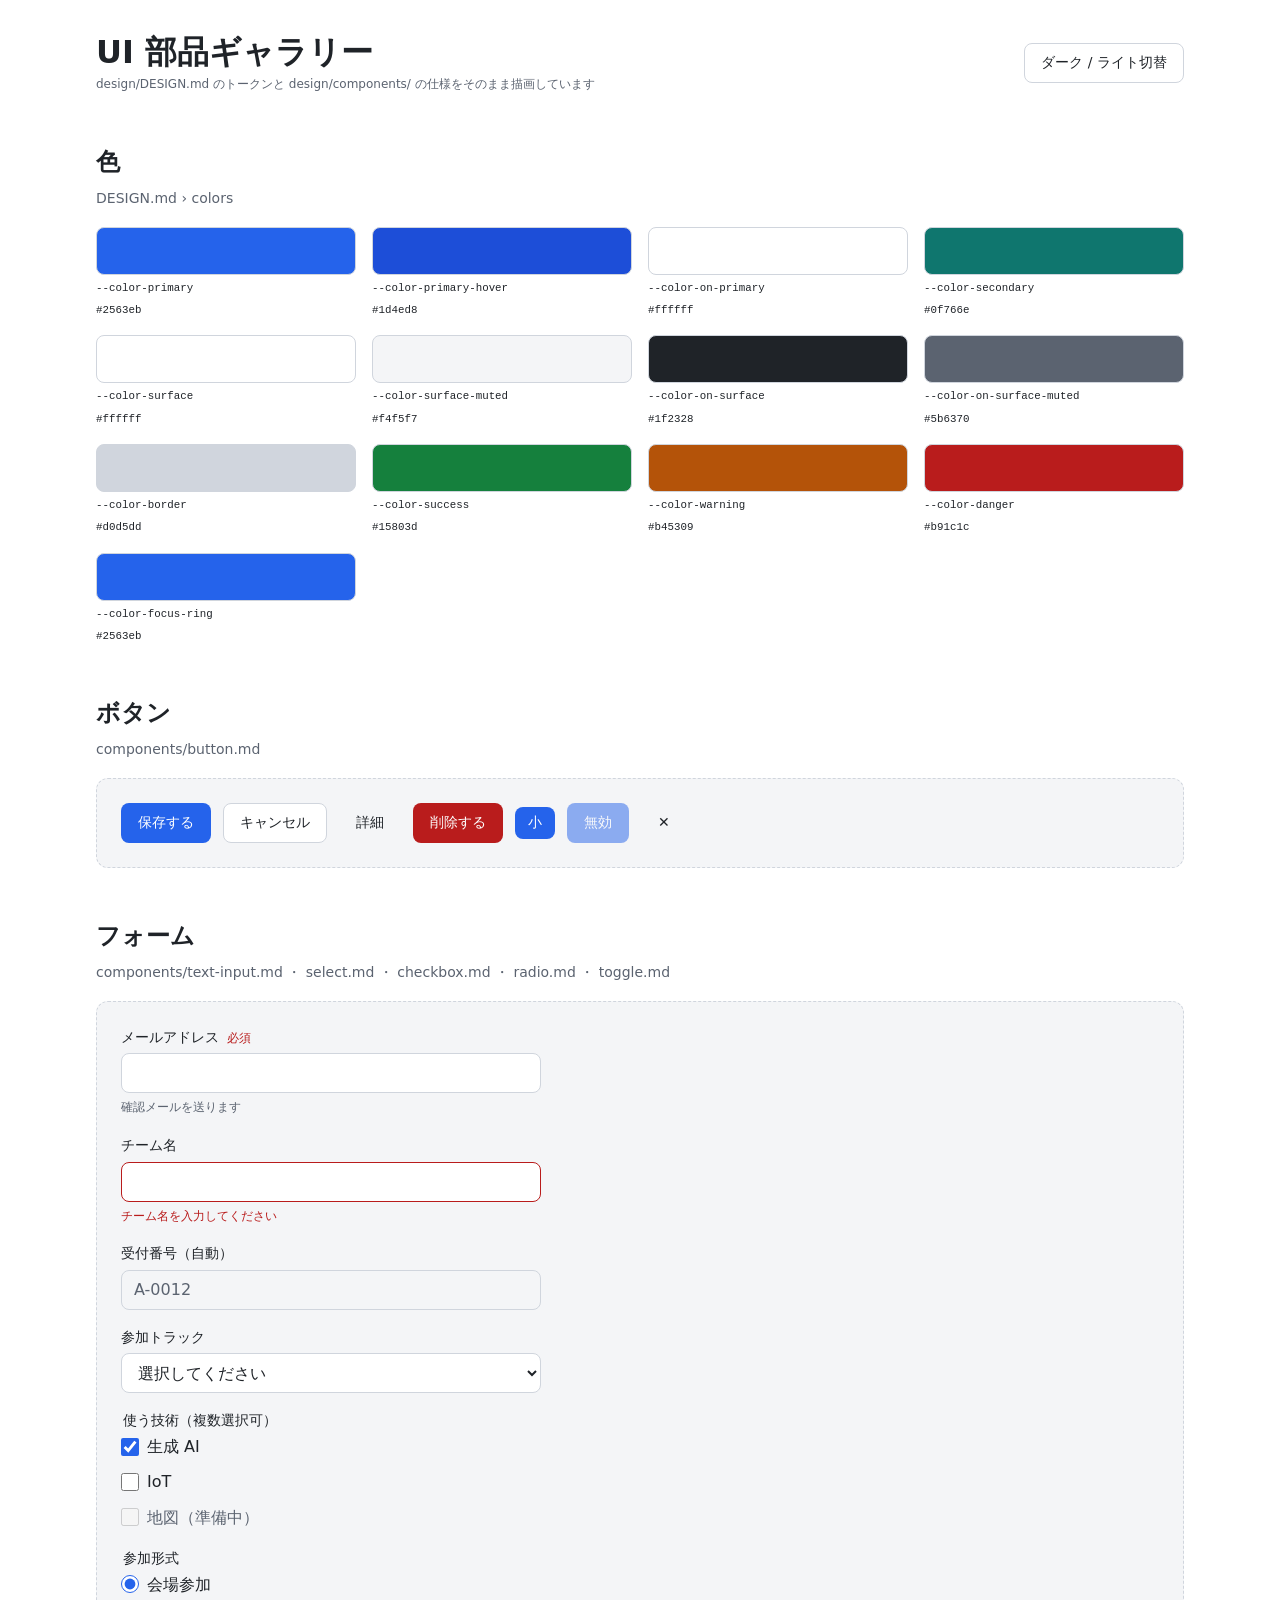
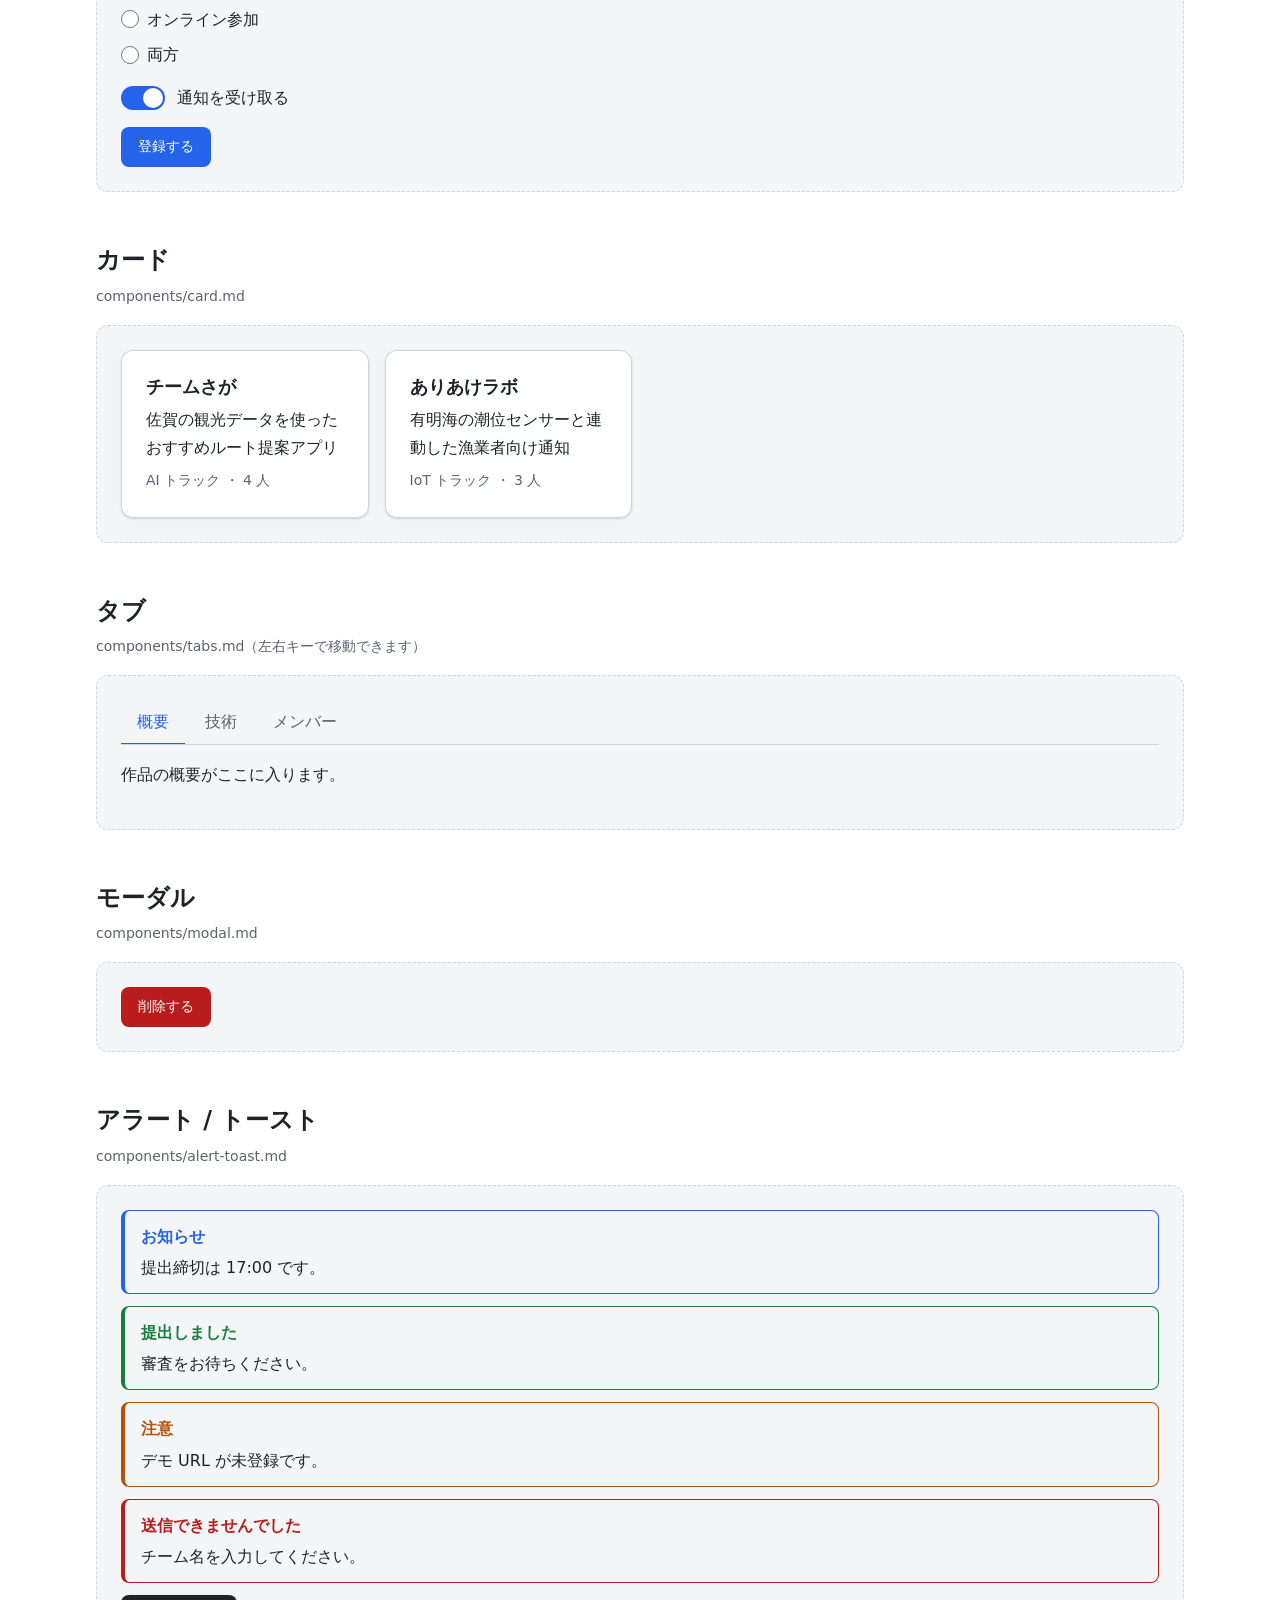
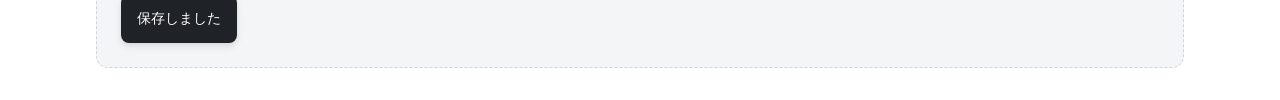
<file: design/gallery/index.html>
<!doctype html>
<html lang="ja">
<head>
  <meta charset="utf-8">
  <meta name="viewport" content="width=device-width, initial-scale=1">
  <title>UI 部品ギャラリー</title>
  <link rel="stylesheet" href="../tokens.css">
  <link rel="stylesheet" href="../components.css">
  <style>
    .page { max-width: 1120px; margin: 0 auto; padding: var(--space-6) var(--space-4); }
    header { display: flex; justify-content: space-between; align-items: center; gap: var(--space-4); flex-wrap: wrap; }
    h1 { font-size: var(--font-size-2xl); line-height: var(--line-height-heading); margin: 0; }
    section { margin-top: var(--space-7); }
    section > h2 { font-size: var(--font-size-xl); margin: 0 0 var(--space-1); }
    section > p.src { margin: 0 0 var(--space-4); font-size: var(--font-size-sm); color: var(--color-on-surface-muted); }
    .demo { padding: var(--space-5); border: 1px dashed var(--color-border); border-radius: var(--radius-lg); background: var(--color-surface-muted); }
    .row { display: flex; flex-wrap: wrap; gap: var(--space-3); align-items: center; }
    .grid { display: grid; gap: var(--space-4); grid-template-columns: repeat(auto-fill, minmax(240px, 1fr)); }
    .swatch { display: grid; gap: var(--space-1); font-size: var(--font-size-xs); }
    .swatch span { display: block; height: 48px; border-radius: var(--radius-md); border: 1px solid var(--color-border); }
    .form { max-width: 420px; }
    code { font-family: var(--font-family-mono); font-size: 0.9em; }
  </style>
</head>
<body>
<div class="page">
  <header>
    <div>
      <h1>UI 部品ギャラリー</h1>
      <p class="field-hint">design/DESIGN.md のトークンと design/components/ の仕様をそのまま描画しています</p>
    </div>
    <button type="button" class="btn btn-secondary" id="theme">ダーク / ライト切替</button>
  </header>

  <section>
    <h2>色</h2>
    <p class="src">DESIGN.md › colors</p>
    <div class="grid" id="swatches"></div>
  </section>

  <section>
    <h2>ボタン</h2>
    <p class="src">components/button.md</p>
    <div class="demo row">
      <button type="button" class="btn btn-primary">保存する</button>
      <button type="button" class="btn btn-secondary">キャンセル</button>
      <button type="button" class="btn btn-ghost">詳細</button>
      <button type="button" class="btn btn-danger">削除する</button>
      <button type="button" class="btn btn-primary btn-sm">小</button>
      <button type="button" class="btn btn-primary" disabled>無効</button>
      <button type="button" class="btn btn-ghost" aria-label="閉じる">✕</button>
    </div>
  </section>

  <section>
    <h2>フォーム</h2>
    <p class="src">components/text-input.md ・ select.md ・ checkbox.md ・ radio.md ・ toggle.md</p>
    <div class="demo">
      <form class="form" onsubmit="event.preventDefault()">
        <div class="field">
          <label for="email" class="field-label">メールアドレス <span class="required">必須</span></label>
          <input id="email" type="email" class="input" autocomplete="email" required aria-describedby="email-hint">
          <p id="email-hint" class="field-hint">確認メールを送ります</p>
        </div>
        <div class="field">
          <label for="team" class="field-label">チーム名</label>
          <input id="team" class="input" aria-invalid="true" aria-describedby="team-error">
          <p id="team-error" class="field-error">チーム名を入力してください</p>
        </div>
        <div class="field">
          <label for="disabled-input" class="field-label">受付番号（自動）</label>
          <input id="disabled-input" class="input" value="A-0012" disabled>
        </div>
        <div class="field">
          <label for="track" class="field-label">参加トラック</label>
          <select id="track" class="input" required>
            <option value="" disabled selected>選択してください</option>
            <option>AI</option><option>IoT</option><option>Web</option>
          </select>
        </div>
        <fieldset class="fieldset">
          <legend class="field-label">使う技術（複数選択可）</legend>
          <label class="check"><input type="checkbox" name="tech" checked> 生成 AI</label>
          <label class="check"><input type="checkbox" name="tech"> IoT</label>
          <label class="check"><input type="checkbox" name="tech" disabled> 地図（準備中）</label>
        </fieldset>
        <fieldset class="fieldset">
          <legend class="field-label">参加形式</legend>
          <label class="check"><input type="radio" name="style" checked> 会場参加</label>
          <label class="check"><input type="radio" name="style"> オンライン参加</label>
          <label class="check"><input type="radio" name="style"> 両方</label>
        </fieldset>
        <div class="row" style="margin-bottom: var(--space-4)">
          <button type="button" class="switch" role="switch" aria-checked="true" id="notify"><span class="switch-thumb"></span></button>
          <label for="notify">通知を受け取る</label>
        </div>
        <button type="submit" class="btn btn-primary">登録する</button>
      </form>
    </div>
  </section>

  <section>
    <h2>カード</h2>
    <p class="src">components/card.md</p>
    <div class="demo grid">
      <article class="card">
        <h3 class="card-title"><a href="#">チームさが</a></h3>
        <p class="card-body">佐賀の観光データを使ったおすすめルート提案アプリ</p>
        <p class="card-meta">AI トラック ・ 4 人</p>
      </article>
      <article class="card">
        <h3 class="card-title"><a href="#">ありあけラボ</a></h3>
        <p class="card-body">有明海の潮位センサーと連動した漁業者向け通知</p>
        <p class="card-meta">IoT トラック ・ 3 人</p>
      </article>
    </div>
  </section>

  <section>
    <h2>タブ</h2>
    <p class="src">components/tabs.md（左右キーで移動できます）</p>
    <div class="demo">
      <div role="tablist" aria-label="作品情報" class="tabs">
        <button role="tab" id="tab-1" aria-selected="true" aria-controls="panel-1" tabindex="0">概要</button>
        <button role="tab" id="tab-2" aria-selected="false" aria-controls="panel-2" tabindex="-1">技術</button>
        <button role="tab" id="tab-3" aria-selected="false" aria-controls="panel-3" tabindex="-1">メンバー</button>
      </div>
      <div role="tabpanel" id="panel-1" aria-labelledby="tab-1">作品の概要がここに入ります。</div>
      <div role="tabpanel" id="panel-2" aria-labelledby="tab-2" hidden>使った技術: Next.js / Vercel AI SDK</div>
      <div role="tabpanel" id="panel-3" aria-labelledby="tab-3" hidden>メンバー 4 人</div>
    </div>
  </section>

  <section>
    <h2>モーダル</h2>
    <p class="src">components/modal.md</p>
    <div class="demo row">
      <button type="button" class="btn btn-danger" id="open-modal">削除する</button>
    </div>
    <dialog id="confirm" class="modal" aria-labelledby="confirm-title">
      <form method="dialog">
        <h2 id="confirm-title" class="modal-title">作品を削除しますか？</h2>
        <p>この操作は取り消せません。</p>
        <div class="modal-actions">
          <button value="cancel" class="btn btn-secondary" autofocus>キャンセル</button>
          <button value="ok" class="btn btn-danger">削除する</button>
        </div>
      </form>
    </dialog>
  </section>

  <section>
    <h2>アラート / トースト</h2>
    <p class="src">components/alert-toast.md</p>
    <div class="demo" style="display:grid; gap: var(--space-3)">
      <div class="alert alert-info" role="status"><strong>お知らせ</strong><p>提出締切は 17:00 です。</p></div>
      <div class="alert alert-success" role="status"><strong>提出しました</strong><p>審査をお待ちください。</p></div>
      <div class="alert alert-warning" role="status"><strong>注意</strong><p>デモ URL が未登録です。</p></div>
      <div class="alert alert-danger" role="alert"><strong>送信できませんでした</strong><p>チーム名を入力してください。</p></div>
      <div><div class="toast" role="status">保存しました</div></div>
    </div>
  </section>
</div>

<script>
  // テーマ切替（OS 設定より優先）
  document.getElementById("theme").addEventListener("click", () => {
    const root = document.documentElement;
    const isDark = root.dataset.theme
      ? root.dataset.theme === "dark"
      : matchMedia("(prefers-color-scheme: dark)").matches;
    root.dataset.theme = isDark ? "light" : "dark";
    renderSwatches();
  });

  // 色見本（tokens.css の値を読む）
  const colorTokens = ["primary", "primary-hover", "on-primary", "secondary", "surface", "surface-muted",
    "on-surface", "on-surface-muted", "border", "success", "warning", "danger", "focus-ring"];
  function renderSwatches() {
    const css = getComputedStyle(document.documentElement);
    document.getElementById("swatches").innerHTML = colorTokens.map((t) => {
      const v = css.getPropertyValue(`--color-${t}`).trim();
      return `<div class="swatch"><span style="background:${v}"></span><code>--color-${t}</code><code>${v}</code></div>`;
    }).join("");
  }
  renderSwatches();

  // スイッチ
  document.querySelectorAll('[role="switch"]').forEach((el) =>
    el.addEventListener("click", () =>
      el.setAttribute("aria-checked", String(el.getAttribute("aria-checked") !== "true"))));

  // タブ（WAI-ARIA Tabs パターン）
  const tabs = [...document.querySelectorAll('[role="tab"]')];
  function select(tab) {
    tabs.forEach((t) => {
      const on = t === tab;
      t.setAttribute("aria-selected", on);
      t.tabIndex = on ? 0 : -1;
      document.getElementById(t.getAttribute("aria-controls")).hidden = !on;
    });
    tab.focus();
  }
  tabs.forEach((t, i) => {
    t.addEventListener("click", () => select(t));
    t.addEventListener("keydown", (e) => {
      if (e.key === "ArrowRight") select(tabs[(i + 1) % tabs.length]);
      if (e.key === "ArrowLeft") select(tabs[(i - 1 + tabs.length) % tabs.length]);
    });
  });

  // モーダル
  document.getElementById("open-modal").addEventListener("click", () =>
    document.getElementById("confirm").showModal());
</script>
</body>
</html>
</file>
<file: design/tokens.css>
/*
 * design/DESIGN.md のトークンを CSS 変数にしたもの。
 * DESIGN.md を変えたらここも合わせて更新する。
 * 使い方: <link rel="stylesheet" href="design/tokens.css"> / import "./design/tokens.css";
 */
:root {
  /* colors */
  --color-primary: #2563eb;
  --color-primary-hover: #1d4ed8;
  --color-on-primary: #ffffff;
  --color-secondary: #0f766e;
  --color-surface: #ffffff;
  --color-surface-muted: #f4f5f7;
  --color-on-surface: #1f2328;
  --color-on-surface-muted: #5b6370;
  --color-border: #d0d5dd;
  --color-success: #15803d;
  --color-warning: #b45309;
  --color-danger: #b91c1c;
  --color-focus-ring: #2563eb;

  /* typography */
  --font-family: "Noto Sans JP", system-ui, -apple-system, "Hiragino Sans", sans-serif;
  --font-family-mono: "JetBrains Mono", ui-monospace, monospace;
  --font-size-xs: 12px;
  --font-size-sm: 14px;
  --font-size-md: 16px;
  --font-size-lg: 18px;
  --font-size-xl: 24px;
  --font-size-2xl: 32px;
  --line-height-body: 1.7;
  --line-height-heading: 1.3;
  --font-weight-regular: 400;
  --font-weight-medium: 500;
  --font-weight-bold: 700;

  /* spacing (4px 刻み) */
  --space-0: 0;
  --space-1: 4px;
  --space-2: 8px;
  --space-3: 12px;
  --space-4: 16px;
  --space-5: 24px;
  --space-6: 32px;
  --space-7: 48px;
  --space-8: 64px;

  /* radius */
  --radius-sm: 4px;
  --radius-md: 8px;
  --radius-lg: 12px;
  --radius-full: 9999px;

  /* elevation */
  --elevation-1: 0 1px 2px rgba(16, 24, 40, 0.06), 0 1px 3px rgba(16, 24, 40, 0.1);
  --elevation-2: 0 4px 8px rgba(16, 24, 40, 0.08), 0 2px 4px rgba(16, 24, 40, 0.06);
  --elevation-3: 0 12px 24px rgba(16, 24, 40, 0.12);

  /* motion */
  --duration-fast: 120ms;
  --duration-base: 200ms;
  --easing: cubic-bezier(0.2, 0, 0, 1);

  color-scheme: light dark;
}

/* ダークモード（OS 設定に追従。data-theme="light" で明示的に解除できる） */
@media (prefers-color-scheme: dark) {
  :root:not([data-theme="light"]) {
    --color-primary: #60a5fa;
    --color-primary-hover: #93c5fd;
    --color-on-primary: #0b1220;
    --color-secondary: #2dd4bf;
    --color-surface: #16181d;
    --color-surface-muted: #22252c;
    --color-on-surface: #e6e8eb;
    --color-on-surface-muted: #a0a7b2;
    --color-border: #3a3f48;
    --color-success: #4ade80;
    --color-warning: #fbbf24;
    --color-danger: #f87171;
    --color-focus-ring: #93c5fd;
  }
}
:root[data-theme="dark"] {
  --color-primary: #60a5fa;
  --color-primary-hover: #93c5fd;
  --color-on-primary: #0b1220;
  --color-secondary: #2dd4bf;
  --color-surface: #16181d;
  --color-surface-muted: #22252c;
  --color-on-surface: #e6e8eb;
  --color-on-surface-muted: #a0a7b2;
  --color-border: #3a3f48;
  --color-success: #4ade80;
  --color-warning: #fbbf24;
  --color-danger: #f87171;
  --color-focus-ring: #93c5fd;
}

@media (prefers-reduced-motion: reduce) {
  :root {
    --duration-fast: 0ms;
    --duration-base: 0ms;
  }
}
</file>
<file: design/components.css>
/*
 * components/ の仕様に沿った最小限のスタイル。tokens.css の後に読み込む。
 * フレームワーク（Tailwind / shadcn など）を使う場合は、見た目の参考として使う。
 */
*, *::before, *::after { box-sizing: border-box; }

body {
  margin: 0;
  font-family: var(--font-family);
  font-size: var(--font-size-md);
  line-height: var(--line-height-body);
  color: var(--color-on-surface);
  background: var(--color-surface);
  accent-color: var(--color-primary);
}

:focus-visible {
  outline: 2px solid var(--color-focus-ring);
  outline-offset: 2px;
}

/* Button */
.btn {
  display: inline-flex; align-items: center; justify-content: center; gap: var(--space-2);
  height: 40px; padding: 0 var(--space-4);
  border: 1px solid transparent; border-radius: var(--radius-md);
  font: inherit; font-weight: var(--font-weight-medium); font-size: var(--font-size-sm);
  cursor: pointer;
  transition: background-color var(--duration-fast) var(--easing), border-color var(--duration-fast) var(--easing);
}
.btn:disabled { opacity: 0.5; cursor: not-allowed; }
.btn-sm { height: 32px; padding: 0 var(--space-3); }
.btn-primary { background: var(--color-primary); color: var(--color-on-primary); }
.btn-primary:hover:not(:disabled) { background: var(--color-primary-hover); }
.btn-secondary { background: var(--color-surface); color: var(--color-on-surface); border-color: var(--color-border); }
.btn-secondary:hover:not(:disabled) { background: var(--color-surface-muted); }
.btn-ghost { background: transparent; color: var(--color-on-surface); }
.btn-ghost:hover:not(:disabled) { background: var(--color-surface-muted); }
.btn-danger { background: var(--color-danger); color: #fff; }
.btn-danger:hover:not(:disabled) { filter: brightness(0.92); }

/* Form */
.field { display: grid; gap: var(--space-1); margin-bottom: var(--space-4); }
.field-label { font-size: var(--font-size-sm); font-weight: var(--font-weight-medium); }
.field-hint { margin: 0; font-size: var(--font-size-xs); color: var(--color-on-surface-muted); }
.field-error { margin: 0; font-size: var(--font-size-xs); color: var(--color-danger); }
.required { margin-left: var(--space-1); font-size: var(--font-size-xs); color: var(--color-danger); }
.input {
  width: 100%; height: 40px; padding: 0 var(--space-3);
  font: inherit; color: inherit; background: var(--color-surface);
  border: 1px solid var(--color-border); border-radius: var(--radius-md);
}
.input:focus { outline: none; border-color: var(--color-focus-ring); box-shadow: 0 0 0 2px var(--color-focus-ring); }
.input:disabled { background: var(--color-surface-muted); color: var(--color-on-surface-muted); }
.input[aria-invalid="true"] { border-color: var(--color-danger); }
.fieldset { border: 0; padding: 0; margin: 0 0 var(--space-4); display: grid; gap: var(--space-2); }
.check { display: inline-flex; align-items: center; gap: var(--space-2); cursor: pointer; }
.check input { width: 18px; height: 18px; margin: 0; }
.check:has(input:disabled) { color: var(--color-on-surface-muted); cursor: not-allowed; }

/* Switch */
.switch {
  position: relative; width: 44px; height: 24px; padding: 0;
  border: 0; border-radius: var(--radius-full); background: var(--color-border); cursor: pointer;
  transition: background-color var(--duration-base) var(--easing);
}
.switch-thumb {
  position: absolute; top: 2px; left: 2px; width: 20px; height: 20px;
  border-radius: var(--radius-full); background: #fff; box-shadow: var(--elevation-1);
  transition: transform var(--duration-base) var(--easing);
}
.switch[aria-checked="true"] { background: var(--color-primary); }
.switch[aria-checked="true"] .switch-thumb { transform: translateX(20px); }

/* Card */
.card {
  position: relative; padding: var(--space-5);
  background: var(--color-surface); border: 1px solid var(--color-border);
  border-radius: var(--radius-lg); box-shadow: var(--elevation-1);
}
.card-title { margin: 0 0 var(--space-2); font-size: var(--font-size-lg); line-height: var(--line-height-heading); }
.card-title a { color: inherit; text-decoration: none; }
.card-title a::after { content: ""; position: absolute; inset: 0; border-radius: inherit; }
.card:hover { border-color: var(--color-primary); }
.card-body { margin: 0 0 var(--space-2); }
.card-meta { margin: 0; font-size: var(--font-size-sm); color: var(--color-on-surface-muted); }

/* Tabs */
.tabs { display: flex; gap: var(--space-1); border-bottom: 1px solid var(--color-border); overflow-x: auto; }
.tabs [role="tab"] {
  padding: var(--space-2) var(--space-4); border: 0; border-bottom: 2px solid transparent; margin-bottom: -1px;
  background: none; font: inherit; color: var(--color-on-surface-muted); cursor: pointer; white-space: nowrap;
}
.tabs [role="tab"][aria-selected="true"] { color: var(--color-primary); border-bottom-color: var(--color-primary); font-weight: var(--font-weight-medium); }
[role="tabpanel"] { padding: var(--space-4) 0; }

/* Modal */
.modal {
  width: min(480px, calc(100vw - 32px)); padding: var(--space-5);
  border: 0; border-radius: var(--radius-lg); box-shadow: var(--elevation-3);
  background: var(--color-surface); color: var(--color-on-surface);
}
.modal::backdrop { background: rgba(0, 0, 0, 0.4); }
.modal-title { margin: 0 0 var(--space-2); font-size: var(--font-size-lg); }
.modal-actions { display: flex; justify-content: flex-end; gap: var(--space-2); margin-top: var(--space-5); }

/* Alert / Toast */
.alert {
  padding: var(--space-3) var(--space-4); border-radius: var(--radius-md);
  border: 1px solid currentColor; border-left-width: 4px;
}
.alert p { margin: var(--space-1) 0 0; color: var(--color-on-surface); }
.alert-info { color: var(--color-primary); }
.alert-success { color: var(--color-success); }
.alert-warning { color: var(--color-warning); }
.alert-danger { color: var(--color-danger); }
.toast {
  display: inline-block; padding: var(--space-3) var(--space-4);
  background: var(--color-on-surface); color: var(--color-surface);
  border-radius: var(--radius-md); box-shadow: var(--elevation-2); font-size: var(--font-size-sm);
}
</file>
